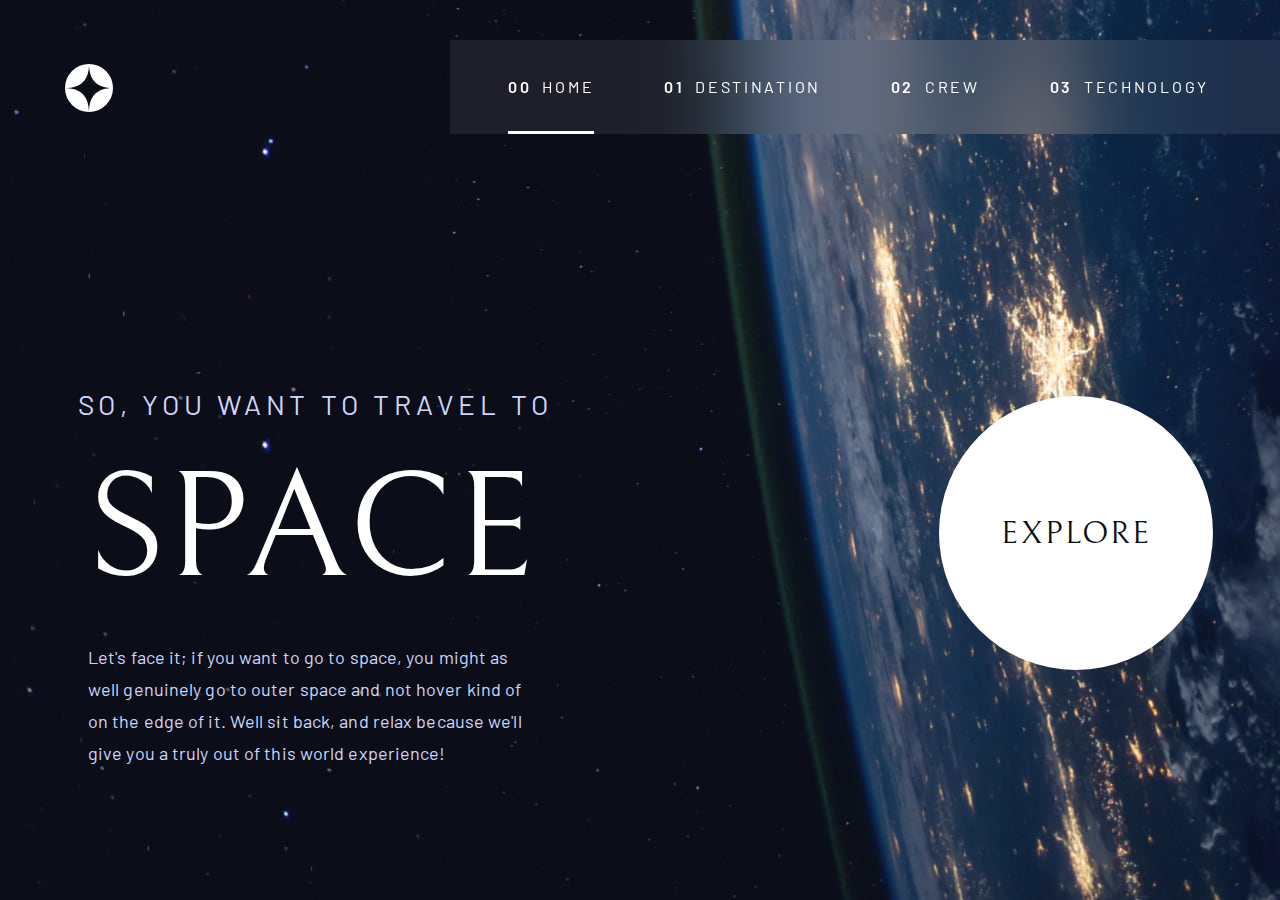
<file: index.html>
<!DOCTYPE html>
<html lang="en">
  <head>
    <meta charset="UTF-8">
    <meta name="viewport" content="width=device-width, initial-scale=1.0"> 
    <link rel="icon" type="image/png" sizes="32x32" href="./starter-code/assets/favicon-32x32.png">
    <link rel="stylesheet" href="./style/reset.css">
    <link rel="stylesheet" href="./style/style.css">
    <link rel="stylesheet" href="./style/responsive.css">
    <script src=".//script.js" defer></script>
    <title> Space-tourism-website </title>
  </head>
  <body class="home-body">
        <header> 
            <img id="logo" src="./starter-code/assets/shared/logo.svg" alt="logo">
            <nav class="navbar">
                <ul class="list">
                    <li class="active-page nav-home">
                        <a href="index.html">
                            <span class="num">00</span><span>home</span>  
                        </a>
                    </li>
                    <li class="nav-destination">
                        <a href="destination.html">
                            <span class="num">01</span><span>destination</span>
                        </a>
                    </li>
                    <li class="nav-crew">
                        <a href="crew.html">
                            <span class="num">02</span><span>crew</span>
                        </a>
                    </li>
                    <li class="nav-technology">
                        <a href="technology.html">
                            <span class="num">03</span><span>technology</span>
                        </a>
                    </li>
                </ul>
            </nav>
            <div class="hamburger">
                <img id="navbar-icon" src="./starter-code/assets/shared/icon-hamburger.svg" alt="icon-hamburger">
            </div>
        </header>
        <section class="home">
            <div class="text-box">
                <h2>SO, YOU WANT TO TRAVEL TO</h2>
                <h1>space</h1>
                <p>Let's face it; if you want to go to space, you might as well genuinely go to outer space 
                and not hover kind of on the edge of it. Well sit back, and relax because we'll give you
                a truly out of this world experience!</p>
            </div>
            <div class="space-button">
                <a href="./destination.html">
                    <span>explore</span>
                </a>
            </div>
        </section>
  </body>
</html>
</file>
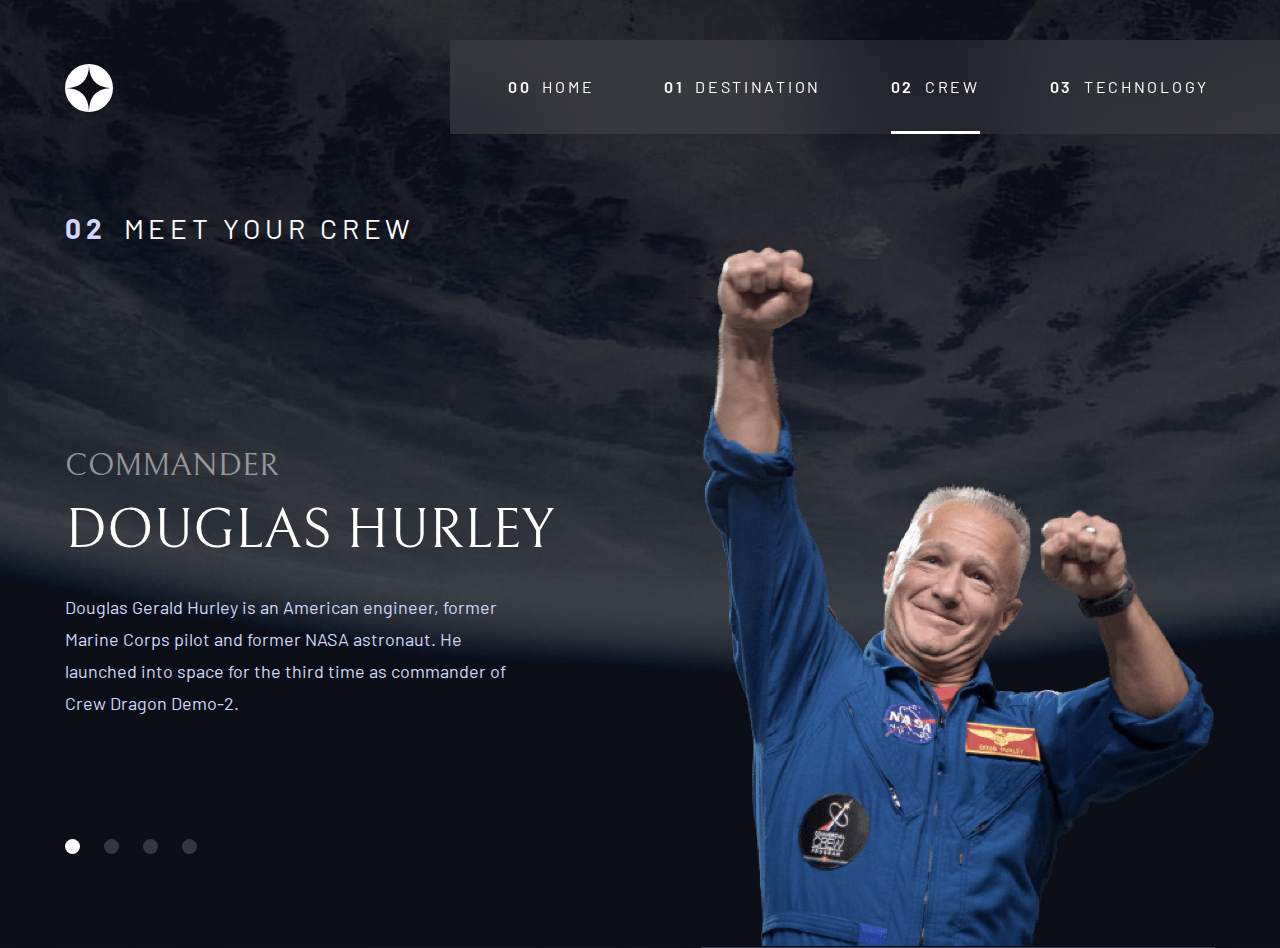
<file: crew.html>
<!DOCTYPE html>
<html lang="en">
  <head>
    <meta charset="UTF-8">
    <meta name="viewport" content="width=device-width, initial-scale=1.0"> 
    <link rel="icon" type="image/png" sizes="32x32" href="./starter-code/assets/favicon-32x32.png">
    <link rel="stylesheet" href="./style/reset.css">
    <link rel="stylesheet" href="./style/style.css">
    <link rel="stylesheet" href="./style/responsive.css">
    <script src=".//script.js" defer></script>
    <title> Space-tourism-website </title>
  </head>
  <body class="crew-body">
        <header> 
            <img id="logo" src="./starter-code/assets/shared/logo.svg" alt="logo">
            <nav class="navbar">
                <ul class="list">
                    <li class="nav-home">
                        <a href="index.html">
                            <span class="num">00</span><span>home</span>  
                        </a>
                    </li>
                    <li class="nav-destination">
                        <a href="destination.html">
                            <span class="num">01</span><span>destination</span>
                        </a>
                    </li>
                    <li class="active-page nav-crew">
                        <a href="crew.html">
                            <span class="num">02</span><span>crew</span>
                        </a>
                    </li>
                    <li class="nav-technology">
                        <a href="technology.html">
                            <span class="num">03</span><span>technology</span>
                        </a>
                    </li>
                </ul>
            </nav>
            <div class="hamburger">
                <img id="navbar-icon" src="./starter-code/assets/shared/icon-hamburger.svg" alt="icon-hamburger">
            </div>
        </header>
        <section class="crew">
            <h2>
                <span class="num">02</span><span>Meet your crew</span> 
            </h2>
            <div class="flexbox">
                <div id="crew-member">
                    <img src="./starter-code/assets/crew/image-douglas-hurley.png" alt="image-douglas-hurley">
                </div>
                <div class="text-box">
                    <div id="nav-crew">
                        <div class="background-opacity"></div>
                        <div></div>
                        <div></div>
                        <div></div>
                    </div>
                    <h3 id="title">Commander</h3>
                    <h1 id="name">Douglas Hurley</h1>
                    <p id="about">Douglas Gerald Hurley is an American engineer, former Marine Corps pilot and former NASA astronaut. 
                        He launched into space for the third time as commander of Crew Dragon Demo-2.</p>
                </div>
            </div>
        </section>
    </body>
</html>
</file>
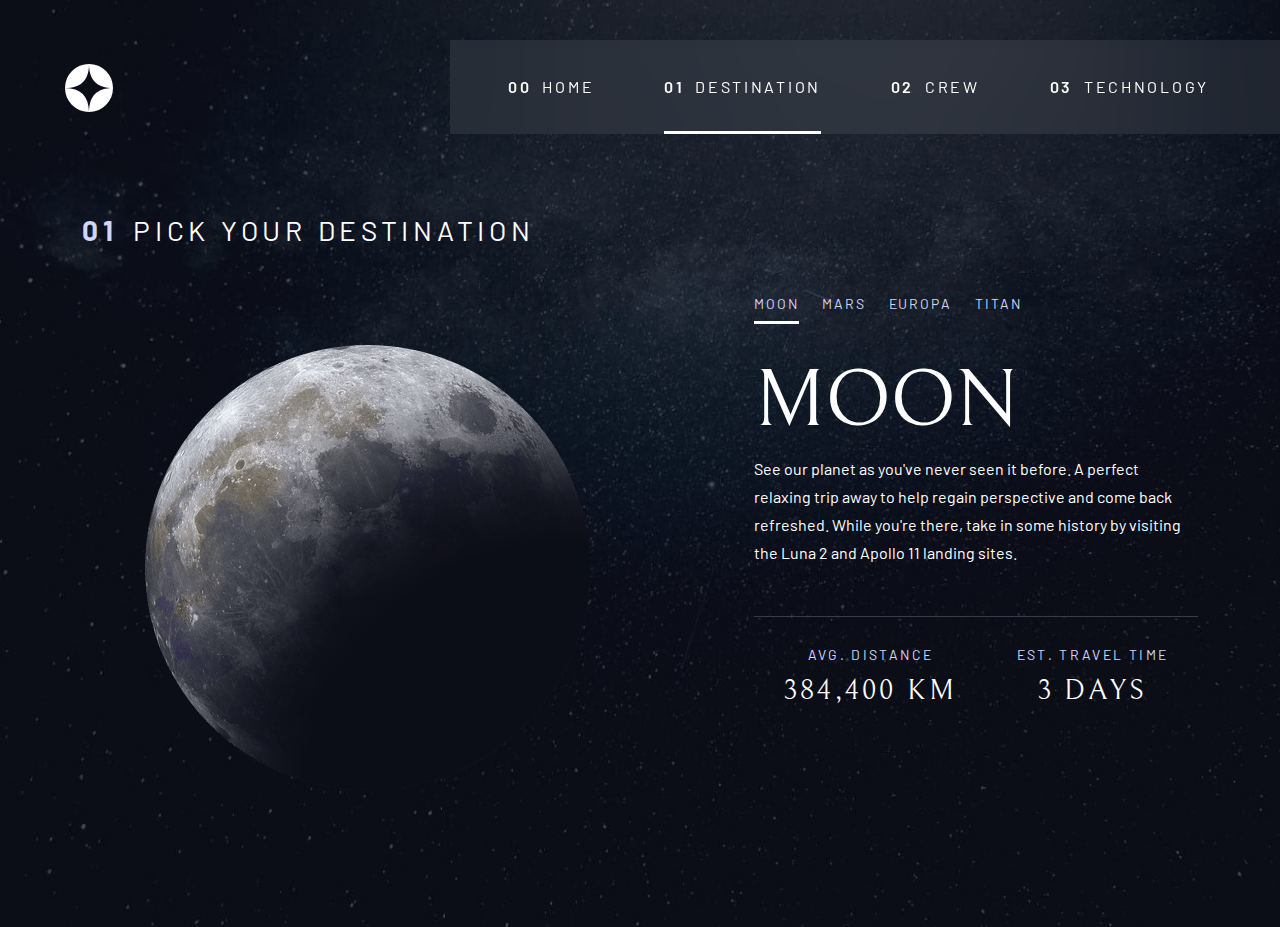
<file: destination.html>
<!DOCTYPE html>
<html lang="en">
  <head>
    <meta charset="UTF-8">
    <meta name="viewport" content="width=device-width, initial-scale=1.0"> 
    <link rel="icon" type="image/png" sizes="32x32" href="./starter-code/assets/favicon-32x32.png">
    <link rel="stylesheet" href="./style/reset.css">
    <link rel="stylesheet" href="./style/style.css">
    <link rel="stylesheet" href="./style/responsive.css">
    <script src=".//script.js" defer></script>
    <title> Space-tourism-website </title>
  </head>
  <body class="destination-body">
        <header> 
            <img id="logo" src="./starter-code/assets/shared/logo.svg" alt="logo">
            <nav class="navbar">
                <ul class="list">
                    <li class="nav-home">
                        <a href="index.html">
                            <span class="num">00</span><span>home</span>  
                        </a>
                    </li>
                    <li class="active-page nav-destination">
                        <a href="destination.html">
                            <span class="num">01</span><span>destination</span>
                        </a>
                    </li>
                    <li class="nav-crew">
                        <a href="crew.html">
                            <span class="num">02</span><span>crew</span>
                        </a>
                    </li>
                    <li class="nav-technology">
                        <a href="technology.html">
                            <span class="num">03</span><span>technology</span>
                        </a>
                    </li>
                </ul>
            </nav>
            <div class="hamburger">
                <img id="navbar-icon" src="./starter-code/assets/shared/icon-hamburger.svg" alt="icon-hamburger">
            </div>
        </header>
        <section class="destination">
            <div class="destination-imagebox">
                <h2>
                    <span class="num">01</span><span>Pick your destination</span> 
                </h2>
                <img id="planet" src="./starter-code/assets/destination/image-moon.png" alt="image-moon">
            </div>
            <div class="destination-textbox">
                <div class="names">
                    <span class="planet-name border-color moon">moon</span>
                    <span class="planet-name mars">mars</span>
                    <span class="planet-name europa">europa</span>
                    <span class="planet-name titan">titan</span>
                </div>
                <h1 id="name">moon</h1>
                <p class="description">
                    See our planet as you've never seen it before. A perfect relaxing trip away to help regain 
                    perspective and come back refreshed. While you're there, take in some history by visiting 
                    the Luna 2 and Apollo 11 landing sites.
                </p>
                <div>
                    <div class="distance">
                        <span class="text">AVG. DISTANCE</span>
                        <span class="number">384,400 km</span>
                    </div>
                    <div class="time-period">
                        <span class="text">Est. travel time</span>
                        <span class="number">3 days</span>
                    </div>
                </div>
            </div>
        </section>
  </body>
</html>
</file>
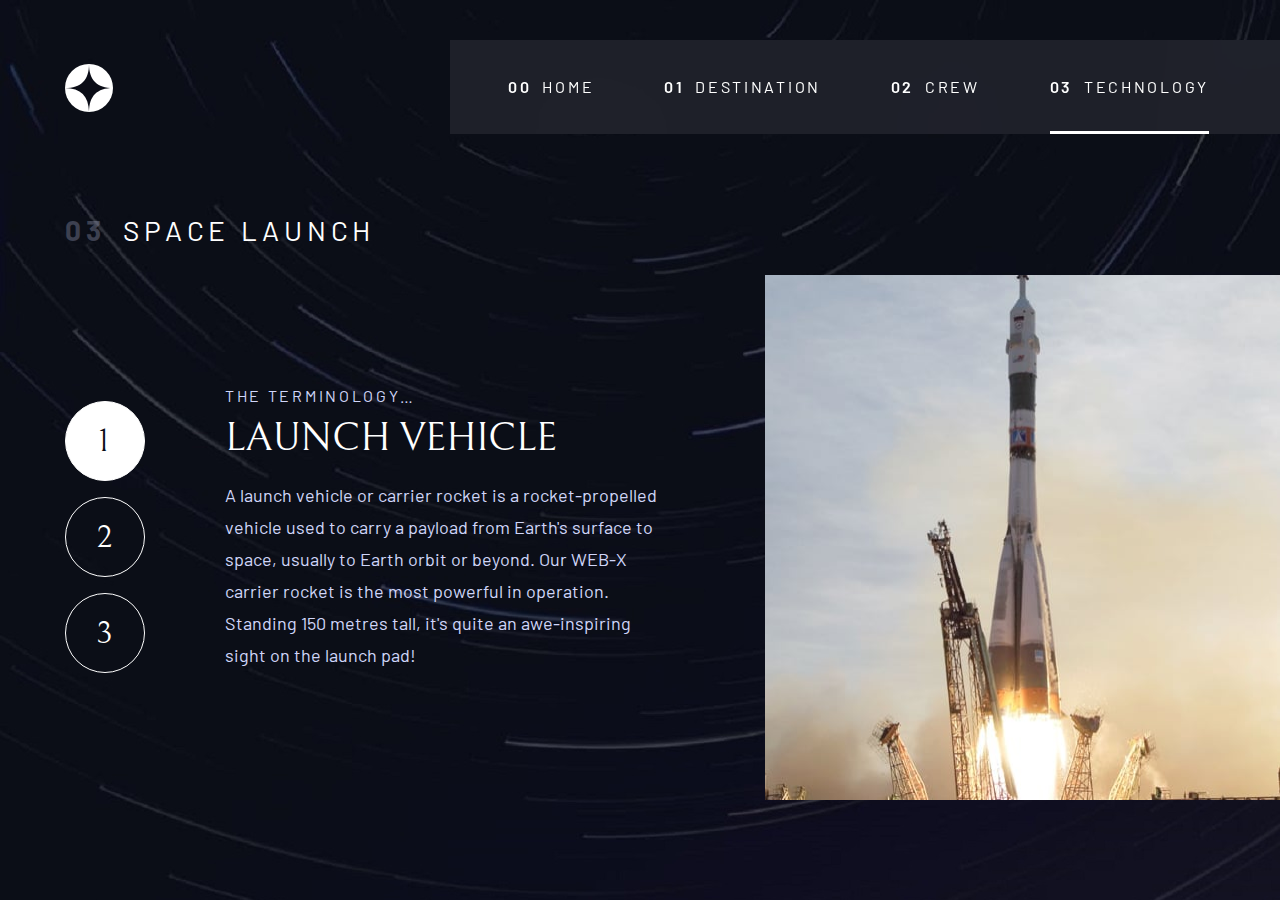
<file: technology.html>
<!DOCTYPE html>
<html lang="en">
  <head>
    <meta charset="UTF-8">
    <meta name="viewport" content="width=device-width, initial-scale=1.0"> 
    <link rel="icon" type="image/png" sizes="32x32" href="./starter-code/assets/favicon-32x32.png">
    <link rel="stylesheet" href="./style/reset.css">
    <link rel="stylesheet" href="./style/style.css">
    <link rel="stylesheet" href="./style/responsive.css">
    <script src=".//script.js" defer></script>
    <title> Space-tourism-website </title>
  </head>
  <body class="technology-body">
        <header> 
            <img id="logo" src="./starter-code/assets/shared/logo.svg" alt="logo">
            <nav class="navbar">
                <ul class="list">
                    <li class="nav-home">
                        <a href="index.html">
                            <span class="num">00</span><span>home</span>  
                        </a>
                    </li>
                    <li class="nav-destination">
                        <a href="destination.html">
                            <span class="num">01</span><span>destination</span>
                        </a>
                    </li>
                    <li class="nav-crew">
                        <a href="crew.html">
                            <span class="num">02</span><span>crew</span>
                        </a>
                    </li>
                    <li class="active-page nav-technology">
                        <a href="technology.html">
                            <span class="num">03</span><span>technology</span>
                        </a>
                    </li>
                </ul>
            </nav>
            <div class="hamburger">
                <img id="navbar-icon" src="./starter-code/assets/shared/icon-hamburger.svg" alt="icon-hamburger">
            </div>
        </header>
        <section class="technology">
            <h2>
                <span class="num">03</span><span>SPACE LAUNCH</span> 
            </h2>
            <div class="flexbox">
                <div id="technology-image">
                    <img class="landscape" src="./starter-code/assets/technology/image-launch-vehicle-landscape.jpg" alt="image-launch-vehicle-landscape">
                    <img class="portrait" src="./starter-code/assets/technology/image-launch-vehicle-portrait.jpg" alt="image-launch-vehicle-portrait">
                </div>
                <div class="text-box-technology">
                    <div id="nav-technology">
                        <div class="color-style">1</div>
                        <div>2</div>
                        <div>3</div>
                    </div>
                    <div>
                        <h3 id="terminology">THE TERMINOLOGY…</h3>
                        <h1 id="technology-name">LAUNCH VEHICLE</h1>
                        <p id="about-technology">A launch vehicle or carrier rocket is a rocket-propelled vehicle used to carry a payload from Earth's surface to space, 
                            usually to Earth orbit or beyond. Our WEB-X carrier rocket is the most powerful in operation. 
                            Standing 150 metres tall, it's quite an awe-inspiring sight on the launch pad!
                        </p>
                    </div>
                </div>
            </div>
        </section>
    </body>
</html>
</file>
<file: style/style.css>
@import url("https://fonts.googleapis.com/css2?family=Barlow:ital,wght@0,400;0,500;0,600;0,700;0,800;1,300&family=Red+Hat+Text:ital,wght@0,500;0,600;0,700;1,500;1,600&display=swap");
@import url("https://fonts.googleapis.com/css2?family=Bellefair&display=swap");
html {
  font-size: 62.5%;
  font-style: normal;
}
html .home-body {
  background: url(../starter-code/assets/home/background-home-mobile.jpg);
  background-size: auto;
  background-repeat: no-repeat;
  background-position: top;
}
html body {
  padding: 8.8rem 2.4rem 0rem 2.4rem;
  position: relative;
  font-family: "Barlow", sans-serif;
}
html body header {
  padding: 2.4rem 2.4rem 0 2.4rem;
  position: fixed;
  top: 0;
  right: 0;
  width: 100vw;
  display: flex;
  justify-content: space-between;
  align-items: center;
}
html body header #logo {
  width: 4rem;
  height: 4rem;
}
html body header .hamburger #navbar-icon {
  transition: all 0.3s;
}
html body header .hamburger.active #navbar-icon {
  transform: rotate(-90deg);
}
html body header .navbar {
  background-color: green;
  transform: translateX(35.4rem);
  display: block;
  padding: 2.4rem;
  position: absolute;
  top: 0rem;
  right: 0rem;
  left: unset;
  width: 25.4rem;
  height: 100vh;
  transition: all 0.5s;
  background: rgba(255, 255, 255, 0.08);
  -webkit-backdrop-filter: blur(4.07742rem);
          backdrop-filter: blur(4.07742rem);
}
html body header .navbar .list {
  display: flex;
  justify-content: left;
  align-items: center;
  flex-wrap: wrap;
  flex-direction: column;
  margin: 9.6rem -2.4rem 0 0.8rem;
  display: flex;
  flex-direction: column;
  gap: 3.2rem;
  align-items: flex-start;
  font-weight: 400;
  font-size: 1.6rem;
  line-height: 1.9rem;
  letter-spacing: 0.27rem;
  text-transform: uppercase;
  color: #ffffff;
}
html body header .navbar .list .num {
  margin-right: 1.1rem;
  font-weight: 600;
}
html body header .navbar .list li {
  position: relative;
  display: block;
  width: 100%;
  cursor: pointer;
}
html body header .navbar .list .border-left {
  border-right: solid #ffffff 0.3rem;
}
html body header .navbar .list li::before {
  content: "";
  position: absolute;
  right: 0;
  bottom: 0;
  top: 0;
  width: 0.3rem;
  background-color: rgba(255, 255, 255, 0.5021);
  transition: transform 300ms ease-in-out;
  transform: scaleY(0);
  transform-origin: top;
}
html body header .navbar .list li:hover::before,
html body header .navbar .list li:focus::before {
  transform: scaleY(1);
}
html body header .navbar .list .active-page::before {
  background-color: #ffffff;
  transform: scaleY(1);
}
html body header .navbar.active {
  transform: translateX(0rem);
}

.home {
  display: flex;
  text-align: center;
  justify-content: flex-start;
  align-items: center;
  flex-wrap: wrap;
  flex-direction: column;
  gap: 8.1rem;
  margin-top: 2.4rem;
}
.home .text-box h2 {
  font-weight: 400;
  font-size: 2rem;
  line-height: 2.4rem;
  letter-spacing: 0.338rem;
  text-transform: uppercase;
  color: #D0D6F9;
  padding-left: 1rem;
}
.home .text-box h1 {
  font-weight: 400;
  font-size: 8rem;
  line-height: 10rem;
  letter-spacing: unset;
  text-transform: uppercase;
  color: #ffffff;
  font-family: "Bellefair", serif;
  margin: 1.6rem 0;
}
.home .text-box p {
  font-weight: 400;
  font-size: 1.5rem;
  line-height: 2.5rem;
  letter-spacing: 0.2rem;
  text-transform: unset;
  color: #D0D6F9;
  max-width: 42.5rem;
  text-align: center;
}
.home .space-button {
  width: 15rem;
  height: 15rem;
  border-radius: 50%;
  background-color: #ffffff;
  font-weight: 400;
  font-size: 2rem;
  line-height: 2.3rem;
  letter-spacing: 0.125rem;
  text-transform: uppercase;
  color: #0B0D17;
  font-family: "Bellefair", serif;
  display: flex;
  justify-content: center;
  align-items: center;
  flex-wrap: unset;
  flex-direction: unset;
  outline-style: solid;
  outline-width: 0rem;
  transition: all 0.3s linear;
  cursor: pointer;
}
.home .space-button:hover {
  outline-width: 4.8rem;
  outline-color: rgba(255, 255, 255, 0.2036);
}

.destination-body {
  background: url(../starter-code/assets/destination/background-destination-mobile.jpg);
  background-size: auto;
  background-repeat: no-repeat;
  background-position: top;
}

.destination {
  display: flex;
  text-align: center;
  justify-content: flex-start;
  align-items: center;
  flex-wrap: wrap;
  flex-direction: column;
  gap: 2.6rem;
}
.destination h2 {
  font-weight: 400;
  font-size: 1.6rem;
  line-height: 1.9rem;
  letter-spacing: 0.27rem;
  text-transform: uppercase;
  color: #ffffff;
}
.destination h2 .num {
  font-weight: 700;
  margin-right: 1rem;
  color: #D0D6F9;
}
.destination #planet {
  width: 17rem;
  height: 17rem;
  margin-top: 3.2rem;
}
.destination .names {
  font-weight: 400;
  font-size: 1.4rem;
  line-height: 1.7rem;
  letter-spacing: 0.236rem;
  text-transform: uppercase;
  color: #D0D6F9;
  display: flex;
  justify-content: center;
  align-items: center;
  flex-wrap: unset;
  flex-direction: unset;
  gap: 1.7rem;
}
.destination .names span {
  cursor: pointer;
  position: relative;
  padding-bottom: 0.8rem;
}
.destination .names span:before {
  content: "";
  position: absolute;
  right: 0;
  left: 0;
  bottom: 0;
  height: 0.3rem;
  background-color: rgba(255, 255, 255, 0.5021);
  transition: transform 300ms ease-in-out;
  transform: scaleX(0);
  transform-origin: left;
}
.destination .names span:hover::before, .destination .names span:focus::before {
  transform: scaleX(1);
}
.destination .names .border-color:before {
  background-color: #ffffff;
  transform: scaleX(1);
}
.destination #name {
  font-weight: 400;
  font-size: 5.6rem;
  line-height: 6.4rem;
  letter-spacing: 100%;
  text-transform: uppercase;
  color: #ffffff;
  font-family: "Bellefair", serif;
  margin: 2rem 0 0.1rem 0;
}
.destination .description {
  font-weight: 400;
  font-size: 1.5rem;
  line-height: 2.5rem;
  letter-spacing: unset;
  text-transform: unset;
  color: #ffffff;
  max-width: 42.5rem;
  padding-bottom: 3.2rem;
  border-bottom: solid #383B4B 0.1rem;
  margin-bottom: 3.2rem;
}
.destination .time-period {
  margin: 3.2rem 0 5.8rem 0;
}
.destination .distance, .destination .time-period {
  display: flex;
  justify-content: center;
  align-items: center;
  flex-wrap: nowrap;
  flex-direction: column;
  flex-wrap: nowrap;
  gap: 2.5rem;
}
.destination .text {
  font-weight: 400;
  font-size: 1.4rem;
  line-height: 1.7rem;
  letter-spacing: 0.236rem;
  text-transform: uppercase;
  color: #D0D6F9;
}
.destination .number {
  font-weight: 400;
  font-size: 2.8rem;
  line-height: 3.2rem;
  letter-spacing: 0.3209rem;
  text-transform: uppercase;
  color: #ffffff;
  font-family: "Bellefair", serif;
}

.crew-body {
  background: url(../starter-code/assets/crew/background-crew-mobile.jpg);
  background-size: auto;
  background-repeat: no-repeat;
  background-position: center;
}

.crew h2 {
  font-weight: 400;
  font-size: 1.6rem;
  line-height: 1.9rem;
  letter-spacing: 0.27rem;
  text-transform: uppercase;
  color: #ffffff;
  text-align: center;
}
.crew h2 .num {
  font-weight: 700;
  margin-right: 1rem;
  color: #D0D6F9;
}
.crew .flexbox {
  margin-top: 3.3rem;
  display: flex;
  justify-content: flex-start;
  align-items: center;
  flex-wrap: wrap;
  flex-direction: column;
  gap: 3.2rem;
}
.crew .flexbox #crew-member {
  width: 100%;
  border-bottom: unset;
  text-align: center;
  border-bottom: solid 0.1rem #383B4B;
}
.crew .flexbox #crew-member img {
  height: 22.3rem;
  margin-bottom: -0.1rem;
}
.crew .flexbox .text-box {
  display: flex;
  text-align: center;
  justify-content: center;
  align-items: center;
  flex-wrap: nowrap;
  flex-direction: column;
}
.crew .flexbox .text-box #nav-crew {
  display: flex;
  justify-content: center;
  align-items: center;
  flex-wrap: nowrap;
  flex-direction: row;
  gap: 1.6rem;
}
.crew .flexbox .text-box #nav-crew div {
  width: 1rem;
  height: 1rem;
  border-radius: 50%;
  background-color: #ffffff;
  opacity: 17.44%;
  cursor: pointer;
}
.crew .flexbox .text-box #nav-crew div:hover {
  opacity: 50.01%;
}
.crew .flexbox .text-box #nav-crew .background-opacity {
  opacity: 1;
}
.crew .flexbox .text-box #title {
  margin: 3.2rem 0 0.8rem 0;
  font-weight: 400;
  font-size: 1.6rem;
  line-height: 1.834rem;
  letter-spacing: unset;
  text-transform: uppercase;
  color: #ffffff;
  opacity: 50.01%;
  font-family: "Bellefair", serif;
}
.crew .flexbox .text-box #name {
  font-weight: 400;
  font-size: 2.4rem;
  line-height: 2.705rem;
  letter-spacing: unset;
  text-transform: uppercase;
  color: #ffffff;
  font-family: "Bellefair", serif;
}
.crew .flexbox .text-box #about {
  margin: 1.6rem 0 10.4rem 0;
  font-weight: 400;
  font-size: 1.5rem;
  line-height: 2.5rem;
  letter-spacing: unset;
  text-transform: unset;
  color: #D0D6F9;
  max-width: 37.5rem;
}

.technology-body {
  background: url(../starter-code/assets/technology/background-technology-mobile.jpg);
  background-size: auto;
  background-repeat: no-repeat;
  background-position: center;
  padding-left: unset;
  padding-right: unset;
}

.technology h2 {
  font-weight: 400;
  font-size: 1.6rem;
  line-height: 1.9rem;
  letter-spacing: 0.27rem;
  text-transform: uppercase;
  color: #ffffff;
  text-align: center;
}
.technology h2 .num {
  font-weight: 700;
  margin-right: 1rem;
  color: #D0D6F9;
}
.technology .flexbox {
  margin-top: 3.2rem;
  display: flex;
  justify-content: flex-start;
  align-items: center;
  flex-wrap: wrap;
  flex-direction: column;
  gap: 3.4rem;
}
.technology .flexbox #technology-image .landscape {
  width: 100%;
}
.technology .flexbox #technology-image .portrait {
  display: none;
}
.technology .flexbox .text-box-technology {
  display: flex;
  text-align: center;
  justify-content: center;
  align-items: center;
  flex-wrap: nowrap;
  flex-direction: column;
}
.technology .flexbox .text-box-technology #nav-technology {
  display: flex;
  justify-content: center;
  align-items: center;
  flex-wrap: nowrap;
  flex-direction: row;
  gap: 1.6rem;
}
.technology .flexbox .text-box-technology #nav-technology div {
  width: 4rem;
  height: 4rem;
  border-radius: 50%;
  background-color: unset;
  border: solid 0.1rem #ffffff;
  cursor: pointer;
  background-color: unset;
  font-weight: 400;
  font-size: 1.6rem;
  line-height: 1.834rem;
  letter-spacing: 0.1rem;
  text-transform: uppercase;
  color: #ffffff;
  font-family: "Bellefair", serif;
  padding: 1.1rem 0;
}
.technology .flexbox .text-box-technology #nav-technology div:hover {
  border-color: rgba(255, 255, 255, 0.25);
}
.technology .flexbox .text-box-technology #nav-technology .color-style {
  background-color: #ffffff;
  color: #0B0D17;
}
.technology .flexbox .text-box-technology #terminology {
  margin: 2.6rem 0 0.9rem 0;
  font-weight: 400;
  font-size: 1.4rem;
  line-height: 1.68rem;
  letter-spacing: 0.234rem;
  text-transform: uppercase;
  color: #D0D6F9;
}
.technology .flexbox .text-box-technology #technology-name {
  font-weight: 400;
  font-size: 2.4rem;
  line-height: 2.705rem;
  letter-spacing: unset;
  text-transform: uppercase;
  color: #ffffff;
  font-family: "Bellefair", serif;
}
.technology .flexbox .text-box-technology #about-technology {
  margin: 1.6rem 2.4rem 8.1rem 2.4rem;
  font-weight: 400;
  font-size: 1.5rem;
  line-height: 2.5rem;
  letter-spacing: unset;
  text-transform: unset;
  color: #D0D6F9;
  max-width: 37.5rem;
}/*# sourceMappingURL=style.css.map */
</file>
<file: style/responsive.css>
@import url("https://fonts.googleapis.com/css2?family=Barlow:ital,wght@0,400;0,500;0,600;0,700;0,800;1,300&family=Red+Hat+Text:ital,wght@0,500;0,600;0,700;1,500;1,600&display=swap");
@import url("https://fonts.googleapis.com/css2?family=Bellefair&display=swap");
html {
  font-size: 62.5%;
  font-style: normal;
}
html .home-body {
  background: url(../starter-code/assets/home/background-home-mobile.jpg);
  background-size: auto;
  background-repeat: no-repeat;
  background-position: top;
}
html body {
  padding: 8.8rem 2.4rem 0rem 2.4rem;
  position: relative;
  font-family: "Barlow", sans-serif;
}
html body header {
  padding: 2.4rem 2.4rem 0 2.4rem;
  position: fixed;
  top: 0;
  right: 0;
  width: 100vw;
  display: flex;
  justify-content: space-between;
  align-items: center;
}
html body header #logo {
  width: 4rem;
  height: 4rem;
}
html body header .hamburger #navbar-icon {
  transition: all 0.3s;
}
html body header .hamburger.active #navbar-icon {
  transform: rotate(-90deg);
}
html body header .navbar {
  background-color: green;
  transform: translateX(35.4rem);
  display: block;
  padding: 2.4rem;
  position: absolute;
  top: 0rem;
  right: 0rem;
  left: unset;
  width: 25.4rem;
  height: 100vh;
  transition: all 0.5s;
  background: rgba(255, 255, 255, 0.08);
  -webkit-backdrop-filter: blur(4.07742rem);
          backdrop-filter: blur(4.07742rem);
}
html body header .navbar .list {
  display: flex;
  justify-content: left;
  align-items: center;
  flex-wrap: wrap;
  flex-direction: column;
  margin: 9.6rem -2.4rem 0 0.8rem;
  display: flex;
  flex-direction: column;
  gap: 3.2rem;
  align-items: flex-start;
  font-weight: 400;
  font-size: 1.6rem;
  line-height: 1.9rem;
  letter-spacing: 0.27rem;
  text-transform: uppercase;
  color: #ffffff;
}
html body header .navbar .list .num {
  margin-right: 1.1rem;
  font-weight: 600;
}
html body header .navbar .list li {
  position: relative;
  display: block;
  width: 100%;
  cursor: pointer;
}
html body header .navbar .list .border-left {
  border-right: solid #ffffff 0.3rem;
}
html body header .navbar .list li::before {
  content: "";
  position: absolute;
  right: 0;
  bottom: 0;
  top: 0;
  width: 0.3rem;
  background-color: rgba(255, 255, 255, 0.5021);
  transition: transform 300ms ease-in-out;
  transform: scaleY(0);
  transform-origin: top;
}
html body header .navbar .list li:hover::before,
html body header .navbar .list li:focus::before {
  transform: scaleY(1);
}
html body header .navbar .list .active-page::before {
  background-color: #ffffff;
  transform: scaleY(1);
}
html body header .navbar.active {
  transform: translateX(0rem);
}

.home {
  display: flex;
  text-align: center;
  justify-content: flex-start;
  align-items: center;
  flex-wrap: wrap;
  flex-direction: column;
  gap: 8.1rem;
  margin-top: 2.4rem;
}
.home .text-box h2 {
  font-weight: 400;
  font-size: 2rem;
  line-height: 2.4rem;
  letter-spacing: 0.338rem;
  text-transform: uppercase;
  color: #D0D6F9;
  padding-left: 1rem;
}
.home .text-box h1 {
  font-weight: 400;
  font-size: 8rem;
  line-height: 10rem;
  letter-spacing: unset;
  text-transform: uppercase;
  color: #ffffff;
  font-family: "Bellefair", serif;
  margin: 1.6rem 0;
}
.home .text-box p {
  font-weight: 400;
  font-size: 1.5rem;
  line-height: 2.5rem;
  letter-spacing: 0.2rem;
  text-transform: unset;
  color: #D0D6F9;
  max-width: 42.5rem;
  text-align: center;
}
.home .space-button {
  width: 15rem;
  height: 15rem;
  border-radius: 50%;
  background-color: #ffffff;
  font-weight: 400;
  font-size: 2rem;
  line-height: 2.3rem;
  letter-spacing: 0.125rem;
  text-transform: uppercase;
  color: #0B0D17;
  font-family: "Bellefair", serif;
  display: flex;
  justify-content: center;
  align-items: center;
  flex-wrap: unset;
  flex-direction: unset;
  outline-style: solid;
  outline-width: 0rem;
  transition: all 0.3s linear;
  cursor: pointer;
}
.home .space-button:hover {
  outline-width: 4.8rem;
  outline-color: rgba(255, 255, 255, 0.2036);
}

.destination-body {
  background: url(../starter-code/assets/destination/background-destination-mobile.jpg);
  background-size: auto;
  background-repeat: no-repeat;
  background-position: top;
}

.destination {
  display: flex;
  text-align: center;
  justify-content: flex-start;
  align-items: center;
  flex-wrap: wrap;
  flex-direction: column;
  gap: 2.6rem;
}
.destination h2 {
  font-weight: 400;
  font-size: 1.6rem;
  line-height: 1.9rem;
  letter-spacing: 0.27rem;
  text-transform: uppercase;
  color: #ffffff;
}
.destination h2 .num {
  font-weight: 700;
  margin-right: 1rem;
  color: #D0D6F9;
}
.destination #planet {
  width: 17rem;
  height: 17rem;
  margin-top: 3.2rem;
}
.destination .names {
  font-weight: 400;
  font-size: 1.4rem;
  line-height: 1.7rem;
  letter-spacing: 0.236rem;
  text-transform: uppercase;
  color: #D0D6F9;
  display: flex;
  justify-content: center;
  align-items: center;
  flex-wrap: unset;
  flex-direction: unset;
  gap: 1.7rem;
}
.destination .names span {
  cursor: pointer;
  position: relative;
  padding-bottom: 0.8rem;
}
.destination .names span:before {
  content: "";
  position: absolute;
  right: 0;
  left: 0;
  bottom: 0;
  height: 0.3rem;
  background-color: rgba(255, 255, 255, 0.5021);
  transition: transform 300ms ease-in-out;
  transform: scaleX(0);
  transform-origin: left;
}
.destination .names span:hover::before, .destination .names span:focus::before {
  transform: scaleX(1);
}
.destination .names .border-color:before {
  background-color: #ffffff;
  transform: scaleX(1);
}
.destination #name {
  font-weight: 400;
  font-size: 5.6rem;
  line-height: 6.4rem;
  letter-spacing: 100%;
  text-transform: uppercase;
  color: #ffffff;
  font-family: "Bellefair", serif;
  margin: 2rem 0 0.1rem 0;
}
.destination .description {
  font-weight: 400;
  font-size: 1.5rem;
  line-height: 2.5rem;
  letter-spacing: unset;
  text-transform: unset;
  color: #ffffff;
  max-width: 42.5rem;
  padding-bottom: 3.2rem;
  border-bottom: solid #383B4B 0.1rem;
  margin-bottom: 3.2rem;
}
.destination .time-period {
  margin: 3.2rem 0 5.8rem 0;
}
.destination .distance, .destination .time-period {
  display: flex;
  justify-content: center;
  align-items: center;
  flex-wrap: nowrap;
  flex-direction: column;
  flex-wrap: nowrap;
  gap: 2.5rem;
}
.destination .text {
  font-weight: 400;
  font-size: 1.4rem;
  line-height: 1.7rem;
  letter-spacing: 0.236rem;
  text-transform: uppercase;
  color: #D0D6F9;
}
.destination .number {
  font-weight: 400;
  font-size: 2.8rem;
  line-height: 3.2rem;
  letter-spacing: 0.3209rem;
  text-transform: uppercase;
  color: #ffffff;
  font-family: "Bellefair", serif;
}

.crew-body {
  background: url(../starter-code/assets/crew/background-crew-mobile.jpg);
  background-size: auto;
  background-repeat: no-repeat;
  background-position: center;
}

.crew h2 {
  font-weight: 400;
  font-size: 1.6rem;
  line-height: 1.9rem;
  letter-spacing: 0.27rem;
  text-transform: uppercase;
  color: #ffffff;
  text-align: center;
}
.crew h2 .num {
  font-weight: 700;
  margin-right: 1rem;
  color: #D0D6F9;
}
.crew .flexbox {
  margin-top: 3.3rem;
  display: flex;
  justify-content: flex-start;
  align-items: center;
  flex-wrap: wrap;
  flex-direction: column;
  gap: 3.2rem;
}
.crew .flexbox #crew-member {
  width: 100%;
  border-bottom: unset;
  text-align: center;
  border-bottom: solid 0.1rem #383B4B;
}
.crew .flexbox #crew-member img {
  height: 22.3rem;
  margin-bottom: -0.1rem;
}
.crew .flexbox .text-box {
  display: flex;
  text-align: center;
  justify-content: center;
  align-items: center;
  flex-wrap: nowrap;
  flex-direction: column;
}
.crew .flexbox .text-box #nav-crew {
  display: flex;
  justify-content: center;
  align-items: center;
  flex-wrap: nowrap;
  flex-direction: row;
  gap: 1.6rem;
}
.crew .flexbox .text-box #nav-crew div {
  width: 1rem;
  height: 1rem;
  border-radius: 50%;
  background-color: #ffffff;
  opacity: 17.44%;
  cursor: pointer;
}
.crew .flexbox .text-box #nav-crew div:hover {
  opacity: 50.01%;
}
.crew .flexbox .text-box #nav-crew .background-opacity {
  opacity: 1;
}
.crew .flexbox .text-box #title {
  margin: 3.2rem 0 0.8rem 0;
  font-weight: 400;
  font-size: 1.6rem;
  line-height: 1.834rem;
  letter-spacing: unset;
  text-transform: uppercase;
  color: #ffffff;
  opacity: 50.01%;
  font-family: "Bellefair", serif;
}
.crew .flexbox .text-box #name {
  font-weight: 400;
  font-size: 2.4rem;
  line-height: 2.705rem;
  letter-spacing: unset;
  text-transform: uppercase;
  color: #ffffff;
  font-family: "Bellefair", serif;
}
.crew .flexbox .text-box #about {
  margin: 1.6rem 0 10.4rem 0;
  font-weight: 400;
  font-size: 1.5rem;
  line-height: 2.5rem;
  letter-spacing: unset;
  text-transform: unset;
  color: #D0D6F9;
  max-width: 37.5rem;
}

.technology-body {
  background: url(../starter-code/assets/technology/background-technology-mobile.jpg);
  background-size: auto;
  background-repeat: no-repeat;
  background-position: center;
  padding-left: unset;
  padding-right: unset;
}

.technology h2 {
  font-weight: 400;
  font-size: 1.6rem;
  line-height: 1.9rem;
  letter-spacing: 0.27rem;
  text-transform: uppercase;
  color: #ffffff;
  text-align: center;
}
.technology h2 .num {
  font-weight: 700;
  margin-right: 1rem;
  color: #D0D6F9;
}
.technology .flexbox {
  margin-top: 3.2rem;
  display: flex;
  justify-content: flex-start;
  align-items: center;
  flex-wrap: wrap;
  flex-direction: column;
  gap: 3.4rem;
}
.technology .flexbox #technology-image .landscape {
  width: 100%;
}
.technology .flexbox #technology-image .portrait {
  display: none;
}
.technology .flexbox .text-box-technology {
  display: flex;
  text-align: center;
  justify-content: center;
  align-items: center;
  flex-wrap: nowrap;
  flex-direction: column;
}
.technology .flexbox .text-box-technology #nav-technology {
  display: flex;
  justify-content: center;
  align-items: center;
  flex-wrap: nowrap;
  flex-direction: row;
  gap: 1.6rem;
}
.technology .flexbox .text-box-technology #nav-technology div {
  width: 4rem;
  height: 4rem;
  border-radius: 50%;
  background-color: unset;
  border: solid 0.1rem #ffffff;
  cursor: pointer;
  background-color: unset;
  font-weight: 400;
  font-size: 1.6rem;
  line-height: 1.834rem;
  letter-spacing: 0.1rem;
  text-transform: uppercase;
  color: #ffffff;
  font-family: "Bellefair", serif;
  padding: 1.1rem 0;
}
.technology .flexbox .text-box-technology #nav-technology div:hover {
  border-color: rgba(255, 255, 255, 0.25);
}
.technology .flexbox .text-box-technology #nav-technology .color-style {
  background-color: #ffffff;
  color: #0B0D17;
}
.technology .flexbox .text-box-technology #terminology {
  margin: 2.6rem 0 0.9rem 0;
  font-weight: 400;
  font-size: 1.4rem;
  line-height: 1.68rem;
  letter-spacing: 0.234rem;
  text-transform: uppercase;
  color: #D0D6F9;
}
.technology .flexbox .text-box-technology #technology-name {
  font-weight: 400;
  font-size: 2.4rem;
  line-height: 2.705rem;
  letter-spacing: unset;
  text-transform: uppercase;
  color: #ffffff;
  font-family: "Bellefair", serif;
}
.technology .flexbox .text-box-technology #about-technology {
  margin: 1.6rem 2.4rem 8.1rem 2.4rem;
  font-weight: 400;
  font-size: 1.5rem;
  line-height: 2.5rem;
  letter-spacing: unset;
  text-transform: unset;
  color: #D0D6F9;
  max-width: 37.5rem;
}

@media (min-width: 768px) {
  html .home-body {
    background-image: url(../starter-code/assets/home/background-home-tablet.jpg);
    background-size: auto;
    background-repeat: repeat;
    background-position: center;
  }
  html body {
    padding: 13.6rem 3.9rem 0 3.9rem;
  }
  html body header {
    padding: 3.9rem 3.9rem 0 3.9rem;
  }
  html body header #logo {
    width: 4.8rem;
    height: 4.8rem;
  }
  html body header .hamburger {
    display: none;
  }
  html body header .navbar {
    transform: translateX(0);
    display: flex;
    justify-content: center;
    align-items: center;
    flex-wrap: nowrap;
    flex-direction: row;
    padding: 0 4.6rem 0 4.6rem;
    top: 0;
    right: 0;
    width: 47.5rem;
    height: 9.4rem;
  }
  html body header .navbar .list {
    height: 100%;
    display: flex;
    justify-content: left;
    align-items: center;
    flex-wrap: nowrap;
    flex-direction: column;
    width: 100%;
    margin: unset;
    display: flex;
    flex-direction: row;
    gap: 2.7rem;
    justify-content: center;
    font-weight: 400;
    font-size: 1.4rem;
    line-height: 1.7rem;
    letter-spacing: 0.23rem;
    text-transform: uppercase;
    color: #ffffff;
  }
  html body header .navbar .list li {
    height: 100%;
    width: unset;
    padding-top: 3.7rem;
  }
  html body header .navbar .list li .num {
    display: none;
  }
  html body header .navbar .list li::before {
    content: "";
    position: absolute;
    left: 0;
    right: 0;
    bottom: 0;
    top: unset;
    height: 0.3rem;
    width: 100%;
    transform: scaleX(0);
    transform-origin: left;
  }
  html body header .navbar .list li:hover::before,
  html body header .navbar .list li:focus::before {
    transform: scaleX(1);
  }
  .home {
    margin-top: 6.6rem;
    gap: 15.6rem;
  }
  .home .text-box h2 {
    font-weight: 400;
    font-size: 1.6rem;
    line-height: 1.9rem;
    letter-spacing: 0.27rem;
    text-transform: uppercase;
    color: #D0D6F9;
  }
  .home .text-box h1 {
    font-weight: 400;
    font-size: 15rem;
    line-height: 15rem;
    letter-spacing: 0.1rem;
    text-transform: uppercase;
    color: #ffffff;
    margin: 2.4rem 0;
  }
  .home .text-box p {
    font-weight: 400;
    font-size: 1.6rem;
    line-height: 2.8rem;
    letter-spacing: 0.1rem;
    text-transform: unset;
    color: #D0D6F9;
    max-width: 44.4rem;
  }
  .home .space-button {
    width: 24.2rem;
    height: 24.2rem;
    font-weight: 400;
    font-size: 3.2rem;
    line-height: 3.7rem;
    letter-spacing: 0.2rem;
    text-transform: uppercase;
    color: #0B0D17;
    margin-bottom: 9rem;
  }
  .home .space-button:hover {
    outline-width: 7.74rem;
  }
  .destination-body {
    background: url(../starter-code/assets/destination/background-destination-tablet.jpg);
    margin-bottom: 13.6rem;
  }
  .destination {
    gap: 5.3rem;
  }
  .destination .destination-imagebox {
    width: 100%;
  }
  .destination h2 {
    font-weight: 400;
    font-size: 2rem;
    line-height: 2.4rem;
    letter-spacing: 0.338rem;
    text-transform: uppercase;
    color: #ffffff;
    text-align: left;
  }
  .destination h2 .num {
    margin-right: 1.6rem;
  }
  .destination #planet {
    width: 30rem;
    height: 30rem;
    margin-top: 6rem;
  }
  .destination .names {
    font-weight: 400;
    font-size: 1.6rem;
    line-height: 1.9rem;
    letter-spacing: 0.27rem;
    text-transform: uppercase;
    color: #D0D6F9;
    justify-content: flex-start;
    gap: 2.3rem;
  }
  .destination .names span {
    padding-bottom: 1.2rem;
  }
  .destination #name {
    font-weight: 400;
    font-size: 10rem;
    line-height: 11.5rem;
    letter-spacing: 100%;
    text-transform: uppercase;
    color: #ffffff;
    margin: 3.7rem 0 1.4rem 0;
  }
  .destination .destination-textbox {
    width: 44.4rem;
  }
  .destination .destination-textbox > div:nth-of-type(2) {
    padding: 0;
  }
  .destination .destination-textbox > div:nth-of-type(2) div {
    padding: unset;
  }
  .destination .description {
    font-weight: 400;
    font-size: 1.8rem;
    line-height: 3.2rem;
    letter-spacing: unset;
    text-transform: unset;
    color: #ffffff;
    max-width: unset;
    padding-bottom: 5.4rem;
  }
  .destination .time-period {
    margin: unset;
  }
  .destination .distance, .destination .time-period {
    justify-content: center;
    align-items: center;
    flex-wrap: nowrap;
    flex-direction: column;
    flex-direction: column;
    gap: 1.2rem;
  }
  .crew-body {
    background: url(../starter-code/assets/crew/background-crew-tablet.jpg);
  }
  .crew-body h2 {
    font-weight: 400;
    font-size: 2rem;
    line-height: 2.4rem;
    letter-spacing: 0.38rem;
    text-transform: uppercase;
    color: #ffffff;
    text-align: center;
  }
  .crew-body h2 .num {
    margin-right: 1.2rem;
  }
  .crew-body .flexbox {
    margin-top: 6rem;
    gap: 4rem;
  }
  .crew-body .flexbox #crew-member {
    width: 100%;
    border-bottom: solid 0.1rem #383B4B;
    order: 2;
  }
  .crew-body .flexbox #crew-member img {
    height: 53.2rem;
    margin-bottom: unset;
  }
  .crew-body .flexbox .text-box #nav-crew {
    order: 4;
  }
  .crew-body .flexbox .text-box #title {
    margin: unset;
    font-weight: 400;
    font-size: 2.4rem;
    line-height: 2.75rem;
    letter-spacing: unset;
    text-transform: uppercase;
    color: #ffffff;
  }
  .crew-body .flexbox .text-box #name {
    font-weight: 400;
    font-size: 4rem;
    line-height: 4.584rem;
    letter-spacing: unset;
    text-transform: uppercase;
    color: #ffffff;
    margin: 0.8rem 0 1.6rem 0;
  }
  .crew-body .flexbox .text-box #about {
    margin: 0 0 4rem 0;
    font-weight: 400;
    font-size: 1.6rem;
    line-height: 2.5rem;
    letter-spacing: unset;
    text-transform: unset;
    color: #D0D6F9;
    max-width: 45.8rem;
  }
  .technology-body {
    background: url(../starter-code/assets/technology/background-technology-tablet.jpg);
  }
  .technology h2 {
    font-weight: 400;
    font-size: 2rem;
    line-height: 2.4rem;
    letter-spacing: 0.38rem;
    text-transform: uppercase;
    color: #ffffff;
    text-align: left;
    margin-left: 3.85rem;
  }
  .technology h2 .num {
    margin-right: 1.2rem;
    opacity: 25%;
  }
  .technology .flexbox {
    margin-top: 6rem;
    gap: 5.6rem;
  }
  .technology .flexbox #technology-image img {
    width: 100%;
  }
  .technology .flexbox .text-box-technology #nav-technology div {
    width: 6rem;
    height: 6rem;
    font-weight: 400;
    font-size: 2.4rem;
    line-height: 2.75rem;
    letter-spacing: 0.15rem;
    text-transform: uppercase;
    color: #ffffff;
    padding: 1.6rem 0;
  }
  .technology .flexbox .text-box-technology #terminology {
    margin: 4.4rem 0 1.6rem 0;
    font-weight: 400;
    font-size: 1.6rem;
    line-height: 1.92rem;
    letter-spacing: 0.27rem;
    text-transform: uppercase;
    color: #D0D6F9;
  }
  .technology .flexbox .text-box-technology #technology-name {
    font-weight: 400;
    font-size: 4rem;
    line-height: 4.584rem;
    letter-spacing: unset;
    text-transform: uppercase;
    color: #ffffff;
  }
  .technology .flexbox .text-box-technology #about-technology {
    margin: 1.6rem 2.4rem 9.7rem 2.4rem;
    font-weight: 400;
    font-size: 1.6rem;
    line-height: 2.8rem;
    letter-spacing: unset;
    text-transform: unset;
    color: #D0D6F9;
    max-width: 45.8rem;
  }
}
@media (min-width: 1024px) {
  html .home-body {
    background-image: url(../starter-code/assets/home/background-home-desktop.jpg);
    background-size: cover;
  }
  html body {
    padding: 21.2rem 0 0 0;
  }
  html body header {
    padding: 6.4rem 6.5rem 0 6.5rem;
  }
  html body header #logo {
    width: 4.8rem;
    height: 4.8rem;
  }
  html body header .navbar {
    padding: 0 7.1rem 0 5.8rem;
    top: 4rem;
    width: 83rem;
    height: 9.4rem;
  }
  html body header .navbar .list {
    height: 100%;
    display: flex;
    justify-content: left;
    align-items: center;
    flex-wrap: nowrap;
    flex-direction: column;
    flex-direction: row;
    gap: 4.8rem;
    justify-content: space-between;
    font-weight: 400;
    font-size: 1.6rem;
    line-height: 1.9rem;
    letter-spacing: 0.27rem;
    text-transform: uppercase;
    color: #ffffff;
  }
  html body header .navbar .list li .num {
    display: inline-block;
  }
  .home {
    margin-top: 17.5rem;
    gap: 38.6rem;
    flex-direction: row;
    justify-content: center;
    margin-bottom: 13.1rem;
  }
  .home .text-box h2 {
    font-weight: 400;
    font-size: 2.8rem;
    line-height: 3.4rem;
    letter-spacing: 0.472rem;
    text-transform: uppercase;
    color: #D0D6F9;
  }
  .home .text-box h1 {
    line-height: 17.2rem;
  }
  .home .text-box p {
    font-weight: 400;
    font-size: 1.8rem;
    line-height: 3.2rem;
    letter-spacing: 0.01rem;
    text-transform: unset;
    color: #D0D6F9;
    margin: 0 auto;
    text-align: left;
  }
  .home .space-button {
    width: 27.4rem;
    height: 27.4rem;
    margin-bottom: 9rem;
  }
  .home .space-button:hover {
    outline-width: 8.74rem;
  }
  .destination-body {
    background: url(../starter-code/assets/destination/background-destination-desktop.jpg);
    background-size: cover;
  }
  .destination {
    justify-content: space-around;
    align-items: center;
    flex-wrap: nowrap;
    flex-direction: row;
    gap: unset;
  }
  .destination .destination-imagebox {
    width: 50.85rem;
  }
  .destination h2 {
    font-weight: 400;
    font-size: 2.8rem;
    line-height: 3.6rem;
    letter-spacing: 0.472rem;
    text-transform: uppercase;
    color: #ffffff;
    text-align: left;
  }
  .destination h2 .num {
    margin-right: 1.6rem;
  }
  .destination #planet {
    width: 44.5rem;
    height: 44.5rem;
    margin-top: 9.7rem;
    margin-left: auto;
    margin-right: -6.35rem;
  }
  .destination .names {
    font-weight: 400;
    font-size: 1.4rem;
    line-height: 1.6rem;
    letter-spacing: 0.192rem;
    text-transform: uppercase;
    color: #D0D6F9;
  }
  .destination #name {
    font-weight: 400;
    font-size: 8rem;
    line-height: 9.168rem;
    letter-spacing: 100%;
    text-transform: uppercase;
    color: #ffffff;
    margin: 3.2rem 0 0.8rem 0;
  }
  .destination .destination-textbox {
    text-align: left;
  }
  .destination .destination-textbox > div:nth-of-type(2) {
    display: flex;
    justify-content: space-around;
    align-items: center;
    flex-wrap: nowrap;
    flex-direction: row;
    padding: 0;
  }
  .destination .description {
    font-weight: 400;
    font-size: 1.6rem;
    line-height: 2.8rem;
    letter-spacing: unset;
    text-transform: unset;
    color: #ffffff;
    max-width: 57.3rem;
    padding-bottom: 4.9rem;
    margin-bottom: 2.9rem;
  }
  .destination .time-period {
    margin: unset;
  }
  .destination .distance, .destination .time-period {
    justify-content: center;
    align-items: center;
    flex-wrap: nowrap;
    flex-direction: column;
    flex-direction: column;
    gap: 1.2rem;
  }
  .crew-body {
    background: url(../starter-code/assets/crew/background-crew-desktop.jpg);
    background-size: cover;
    background-position: center;
    padding: 21.2rem 6.5rem 0 6.5rem;
  }
  .crew-body h2 {
    font-weight: 400;
    font-size: 2.8rem;
    line-height: 3.36rem;
    letter-spacing: 0.476rem;
    text-transform: uppercase;
    color: #ffffff;
    text-align: left;
  }
  .crew-body h2 .num {
    margin-right: 1.7rem;
  }
  .crew-body .flexbox {
    margin-top: unset;
    gap: 8rem;
    justify-content: space-between;
    align-items: flex-end;
    flex-wrap: nowrap;
    flex-direction: row;
  }
  .crew-body .flexbox #crew-member {
    width: unset;
    border-bottom: solid 0.1rem #383B4B;
    order: 2;
  }
  .crew-body .flexbox #crew-member img {
    height: unset;
    margin-bottom: unset;
  }
  .crew-body .flexbox .text-box {
    align-items: flex-start;
  }
  .crew-body .flexbox .text-box #nav-crew {
    gap: 2.4rem;
    margin-bottom: 9.4rem;
  }
  .crew-body .flexbox .text-box #nav-crew div {
    width: 1.5rem;
    height: 1.5rem;
    border-radius: 50%;
  }
  .crew-body .flexbox .text-box #title {
    margin: 15.4rem 0 1.5rem 0;
    font-weight: 400;
    font-size: 3.2rem;
    line-height: 3.667rem;
    letter-spacing: unset;
    text-transform: uppercase;
    color: #ffffff;
  }
  .crew-body .flexbox .text-box #name {
    text-align: left;
    font-weight: 400;
    font-size: 5.6rem;
    line-height: 6.418rem;
    letter-spacing: unset;
    text-transform: uppercase;
    color: #ffffff;
    margin: unset;
  }
  .crew-body .flexbox .text-box #about {
    text-align: left;
    margin: 2.7rem 0 12rem 0;
    font-weight: 400;
    font-size: 1.8rem;
    line-height: 3.2rem;
    letter-spacing: unset;
    text-transform: unset;
    color: #D0D6F9;
    max-width: 44.4rem;
  }
  .technology-body {
    background: url(../starter-code/assets/technology/background-technology-desktop.jpg);
    padding-left: 6.5rem;
    margin: 0 auto;
    max-width: 144rem;
  }
  .technology h2 {
    font-weight: 400;
    font-size: 2.8rem;
    line-height: 3.66rem;
    letter-spacing: 0.472rem;
    text-transform: uppercase;
    color: #ffffff;
    text-align: left;
    margin-left: unset;
  }
  .technology h2 .num {
    margin-right: 1.8rem;
  }
  .technology .flexbox {
    justify-content: space-between;
    align-items: center;
    flex-wrap: nowrap;
    flex-direction: row;
    margin-top: 2.6rem;
  }
  .technology .flexbox #technology-image {
    order: 2;
  }
  .technology .flexbox #technology-image .landscape {
    display: none;
  }
  .technology .flexbox #technology-image .portrait {
    display: block;
    width: 51.5rem;
    height: 52.5rem;
  }
  .technology .flexbox .text-box-technology {
    justify-content: center;
    align-items: space-between;
    flex-wrap: nowrap;
    flex-direction: row;
    gap: 8rem;
    text-align: left;
  }
  .technology .flexbox .text-box-technology #nav-technology {
    flex-direction: column;
  }
  .technology .flexbox .text-box-technology #nav-technology div {
    width: 8rem;
    height: 8rem;
    font-weight: 400;
    font-size: 3.2rem;
    line-height: 3.667rem;
    letter-spacing: 0.2rem;
    text-transform: uppercase;
    color: #ffffff;
    gap: 3.2rem;
    text-align: center;
    padding: 2.2rem 0;
  }
  .technology .flexbox .text-box-technology #terminology {
    margin: 0 0 1.1rem 0;
  }
  .technology .flexbox .text-box-technology #technology-name {
    font-weight: 400;
    font-size: 4rem;
    line-height: 4.584rem;
    letter-spacing: unset;
    text-transform: uppercase;
    color: #ffffff;
  }
  .technology .flexbox .text-box-technology #about-technology {
    margin: 1.7rem 0;
    font-weight: 400;
    font-size: 1.8rem;
    line-height: 3.2rem;
    letter-spacing: unset;
    text-transform: unset;
    color: #D0D6F9;
    max-width: 44.4rem;
  }
}
@media (min-width: 1440px) {
  .crew-body {
    padding: 21.2rem 13.8rem 0 16.55rem;
  }
}/*# sourceMappingURL=responsive.css.map */
</file>
